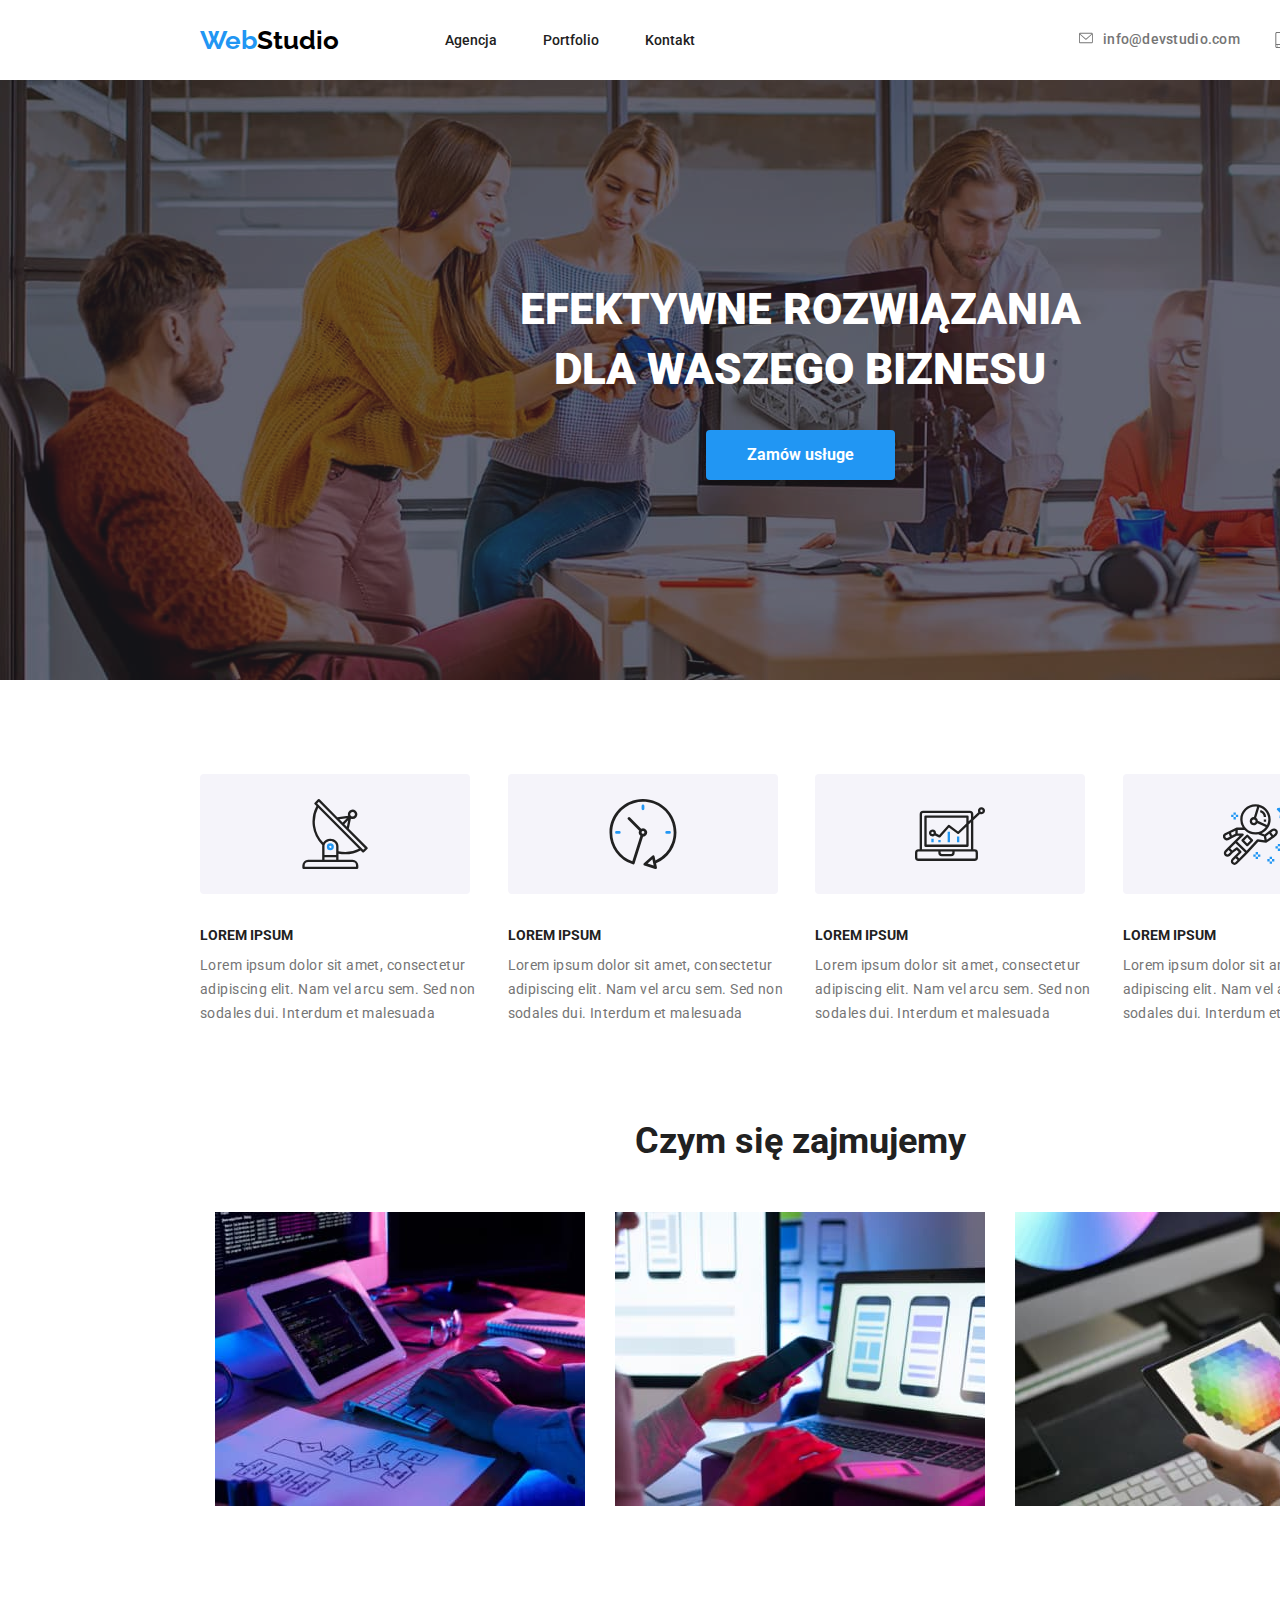
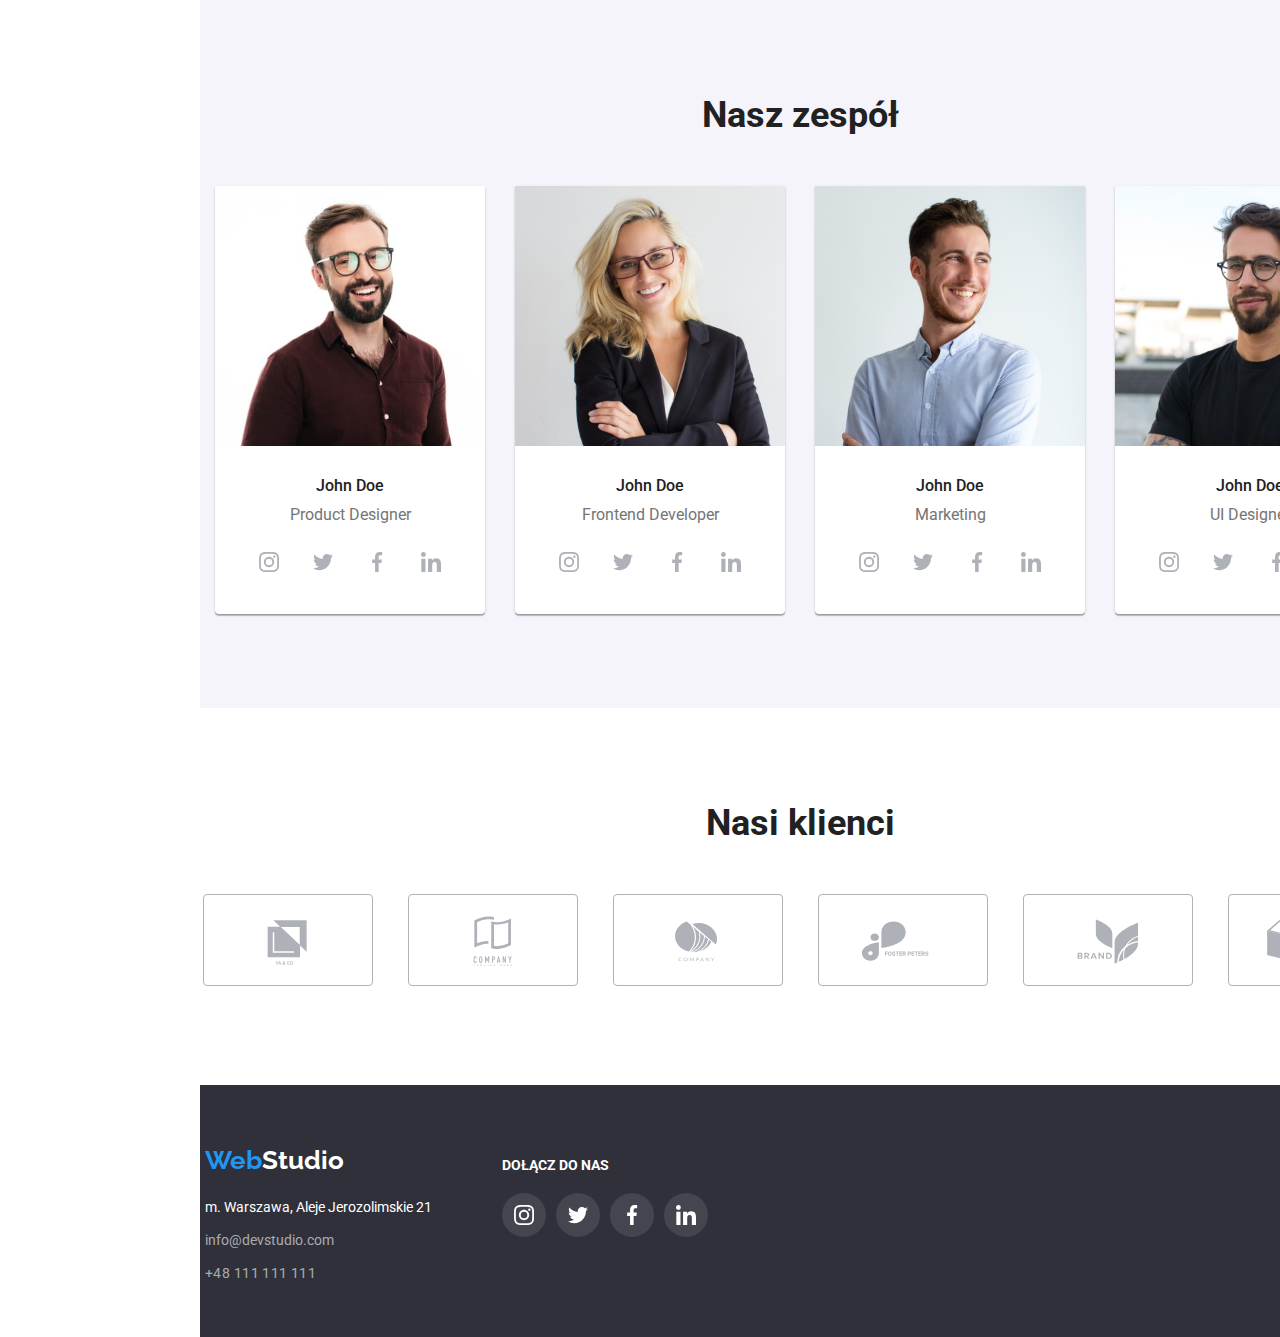
<file: index.html>
<!DOCTYPE html>
<html lang="pl">
  <head>
    <meta charset="UTF-8" />
    <meta http-equiv="X-UA-Compatible" content="IE=edge" />
    <meta name="viewport" content="width=device-width, initial-scale=1.0" />
    <title>Studio</title>
    <link rel="preconnect" href="https://fonts.googleapis.com" />
    <link rel="preconnect" href="https://fonts.gstatic.com" crossorigin />
    <link
      href="https://fonts.googleapis.com/css2?family=Raleway:wght@700&family=Roboto:wght@400;500;700;900&display=swap"
      rel="stylesheet"
    />
    <link rel="stylesheet" href="./css/modern-normalize.min.css" />
    <link rel="stylesheet" href="./css/styles.css" />
  </head>
  <body>
    <header class="head-container">
      <div class="mainpagefont"><span class="sitename">Web</span>Studio</div>
      <nav>
        <ul class="site-nav">
          <li>
            <a class="link" href="./index.html">Agencja</a>
          </li>
          <li>
            <a class="link" href="./portfolio.html" target="_blank"
              >Portfolio</a
            >
          </li>
          <li><a class="link" href="/">Kontakt</a></li>
        </ul>
      </nav>
      <ul class="contacts no-points">
        <li class="header-contact-item">
          <a class="email-link" href="mailto:info@devstudio.com"
          ><svg class="envelope-icon" wight="16px" height="12px">
          <use href="./images/icons.svg#icon-envelope"></use>
          </svg> info@devstudio.com</a>
      </li>
        <li class="header-contact-item">
          <a class="phonenumber" href="tel:+48111111111">
          <svg class="phone-icon" wight="10px" height="16px">
          <use href="./images/icons.svg#icon-smartphone"></use>
        </svg> +48111111111</a>
      </li>
      </ul>
    </header>
    <main>
      <section class="sitetitle">
        <div class="sitetitle-shade"><h1 class="title">
          EFEKTYWNE ROZWIĄZANIA <br />
          DLA WASZEGO BIZNESU
        </h1>
        <button class="button-main" type="button">Zamów usługe</button></div>
      </section>
      <ul class="no-points articles">
        <li>
          <svg class="article-box" widht="70px" height="70px">
            <use href="./images/icons.svg#icon-antenna-1"></use>
          </svg>
          <h3 class="article-title">LOREM IPSUM</h3>
          <p class="article-text">
            Lorem ipsum dolor sit amet, consectetur adipiscing elit. Nam vel
            arcu sem. Sed non sodales dui. Interdum et malesuada
          </p>
        </li>
        <li>
          <svg class="article-box" widht="70px" height="70px">
            <use href="./images/icons.svg#icon-clock-1"></use>
          </svg>
          <h3 class="article-title">LOREM IPSUM</h3>
          <p class="article-text">
            Lorem ipsum dolor sit amet, consectetur adipiscing elit. Nam vel
            arcu sem. Sed non sodales dui. Interdum et malesuada
          </p>
        </li>
        <li>
          <svg class="article-box" widht="70px" height="70px">
            <use href="./images/icons.svg#icon-diagram-1"></use>
          </svg>
          <h3 class="article-title">LOREM IPSUM</h3>
          <p class="article-text">
            Lorem ipsum dolor sit amet, consectetur adipiscing elit. Nam vel
            arcu sem. Sed non sodales dui. Interdum et malesuada
          </p>
        </li>
        <li>
          <svg class="article-box" widht="70px" height="70px">
            <use href="./images/icons.svg#icon-astronaut-1"></use>
          </svg>
          <h3 class="article-title">LOREM IPSUM</h3>
          <p class="article-text">
            Lorem ipsum dolor sit amet, consectetur adipiscing elit. Nam vel
            arcu sem. Sed non sodales dui. Interdum et malesuada
          </p>
        </li>
      </ul>
      <div>
        <section class="section">
          <h2 class="subtitle">Czym się zajmujemy</h2>
          <ul class="no-points imgwhatwedo">
            <li>
              <img
                src="./images/img1.jpg"
                alt="Hands on keyboard coding in front of monitor"
                width="370"
                height="294"
              />
            </li>
            <li>
              <img
                src="./images/img2.jpg"
                alt="Phone holding on hand in front of computer"
                width="370"
                height="294"
              />
            </li>
            <li>
              <img
                src="./images/img3.jpg"
                alt="Checking colors on tablet"
                width="370"
                height="294"
              />
            </li>
          </ul>
        </section>
      </div>
      <div class="section team">
        <section>
          <h2 class="subtitle ourteam">Nasz zespół</h2>
          <ul class="no-points teammembers">
            <li><figure class="team-part">
                <img
              
                src="./images/teammember1.jpg"
                alt="Man in brown shirt is smiling"
                width="270"
                height="260"
              />
              <ficaption>
              <p class="team-member">John Doe</p>
              <p class="team-position">Product Designer</p>
              <div class="socials-box">
                    <div class="social-icons">
                      <svg class="socialmedia" width="20px" height="20px">
                      <use href="./images/icons.svg#icon-instagram-2"></use>
                    </svg></div>
                    <div class="social-icons">
                    <svg class="socialmedia" width="20px" height="20px">
                      <use href="./images/icons.svg#icon-twitter-1"></use>
                    </svg></div>
                    <div class="social-icons">
                    <svg class="socialmedia"width="20px" height="20px">
                      <use href="./images/icons.svg#icon-facebook-1"></use>
                    </svg></div>
                    <div class="social-icons">
                      <svg class="socialmedia"width="20px" height="20px">
                      <use href="./images/icons.svg#icon-linkedin-1"></use>
                    </svg></div>
                  </div>
              </figcaption>
              </figure>
            </li>
            <li>
              <figure class="team-part">
                <img
                  src="./images/teammember2.jpg"
                  alt="Blond women with glasses is smiling"
                  width="270"
                  height="260"
                />
                <figcaption>
                  <p class="team-member">John Doe</p>
                  <p class="team-position">Frontend Developer</p>
                 <div class="socials-box">
                    <div class="social-icons">
                      <svg class="socialmedia" width="20px" height="20px">
                      <use href="./images/icons.svg#icon-instagram-2"></use>
                    </svg></div>
                    <div class="social-icons">
                    <svg class="socialmedia" width="20px" height="20px">
                      <use href="./images/icons.svg#icon-twitter-1"></use>
                    </svg></div>
                    <div class="social-icons">
                    <svg class="socialmedia" width="20px" height="20px">
                      <use href="./images/icons.svg#icon-facebook-1"></use>
                    </svg></div>
                    <div class="social-icons">
                      <svg class="socialmedia"width="20px" height="20px">
                      <use href="./images/icons.svg#icon-linkedin-1"></use>
                    </svg></div>
                  </div>
                </figcaption>
              </figure>
            </li>
            <li>
              <figure class="team-part">
                <img
                  src="./images/teammember3.jpg"
                  alt="Man in blue shirt is smiling"
                  width="270"
                  height="260"
                />
                <figcaption>
                  <p class="team-member">John Doe</p>
                  <p class="team-position">Marketing</p>
                  <div class="socials-box">
                    <div class="social-icons">
                      <svg class="socialmedia" width="20px" height="20px">
                      <use href="./images/icons.svg#icon-instagram-2"></use>
                    </svg></div>
                    <div class="social-icons">
                    <svg class="socialmedia" width="20px" height="20px">
                      <use href="./images/icons.svg#icon-twitter-1"></use>
                    </svg></div>
                    <div class="social-icons">
                    <svg class="socialmedia"width="20px" height="20px">
                      <use href="./images/icons.svg#icon-facebook-1"></use>
                    </svg></div>
                    <div class="social-icons">
                      <svg class="socialmedia"width="20px" height="20px">
                      <use href="./images/icons.svg#icon-linkedin-1"></use>
                    </svg></div>
                  </div>
                </figcaption>
              </figure>
            </li>
            <li>
              <figure class="team-part">
                <img
                  src="./images/teammember4.jpg"
                  alt="Man in blach T-shirt is smiling"
                  width="270"
                  height="260"
                />
                <figcaption>
                  <p class="team-member">John Doe</p>
                  <p class="team-position">UI Designer</p>
                  <div class="socials-box">
                    <div class="social-icons">
                      <svg class="socialmedia" width="20px" height="20px">
                      <use href="./images/icons.svg#icon-instagram-2"></use>
                    </svg></div>
                    <div class="social-icons">
                    <svg class="socialmedia" width="20px" height="20px">
                      <use href="./images/icons.svg#icon-twitter-1"></use>
                    </svg></div>
                    <div class="social-icons">
                    <svg class="socialmedia"width="20px" height="20px">
                      <use href="./images/icons.svg#icon-facebook-1"></use>
                    </svg></div>
                    <div class="social-icons">
                      <svg class="socialmedia"width="20px" height="20px">
                      <use href="./images/icons.svg#icon-linkedin-1"></use>
                    </svg></div>
                  </div>
                </figcaption>
              </figure>
            </li>
          </ul>
        </section>
      </div>
      <div>
        <section class="section">
          <h2 class="subtitle">Nasi klienci</h2>
          <ul class="no-points clients-box">
            <li>
              <svg class="client" width="106px" height="60.04px">
                <use href="./images/icons.svg#icon-Logo-1"></use>
              </svg>
            </li>
            <li>
              <svg class="client" width="106px" height="60.04px">
                <use href="./images/icons.svg#icon-Logo"></use>
              </svg>
            </li>
            <li>
              <svg class="client" width="106px" height="60px">
                <use href="./images/icons.svg#icon-Logo-2"></use>
              </svg>
            </li>
            <li>
              <svg class="client" width="106px" height="60px">
                <use href="./images/icons.svg#icon-Logo-3"></use>
              </svg>
            </li>
            <li>
              <svg class="client" width="106px" height="60px">
                <use href="./images/icons.svg#icon-Logo-4"></use>
              </svg>
            </li>
            <li>
              <svg class="client" width="106px" height="60px">
                <use href="./images/icons.svg#icon-Logo-5"></use>
              </svg>
            </li>
          </ul>
        </section>
      </div>
    </main>
    <footer class="foot-container">
      <div class="footer-blocks">
        <div class="footer-first-block">
          <div class="footermainpagefont"><span class="sitename">Web</span>Studio</div>
      <address class="company-address"> m. Warszawa, Aleje Jerozolimskie 21
      </address>
      <a class="footer-email-link" href="mailto:info@devstudio.com"
        >info@devstudio.com</a>
      <a class="footer-phonenumber" href="tel:+48111111111">+48 111 111 111</a>
    </div>
  <div class="footer-second-block">
    <p class="footer-join-us">Dołącz do nas</p>
              <div class="footer-socials-box">
                    <div class="footer-social-icons">
                      <svg class="footer-socialmedia" width="20px" height="20px">
                      <use href="./images/icons.svg#icon-instagram-2"></use>
                    </svg></div>
                    <div class="footer-social-icons">
                    <svg class="footer-socialmedia" width="20px" height="20px">
                      <use href="./images/icons.svg#icon-twitter-1"></use>
                    </svg></div>
                    <div class="footer-social-icons">
                    <svg class="footer-socialmedia"width="20px" height="20px">
                      <use href="./images/icons.svg#icon-facebook-1"></use>
                    </svg></div>
                    <div class="footer-social-icons">
                      <svg class="footer-socialmedia"width="20px" height="20px">
                      <use href="./images/icons.svg#icon-linkedin-1"></use>
                    </svg></div>
                  </div>
  </div>
</div>
</footer>
  </body>
</html>
</file>
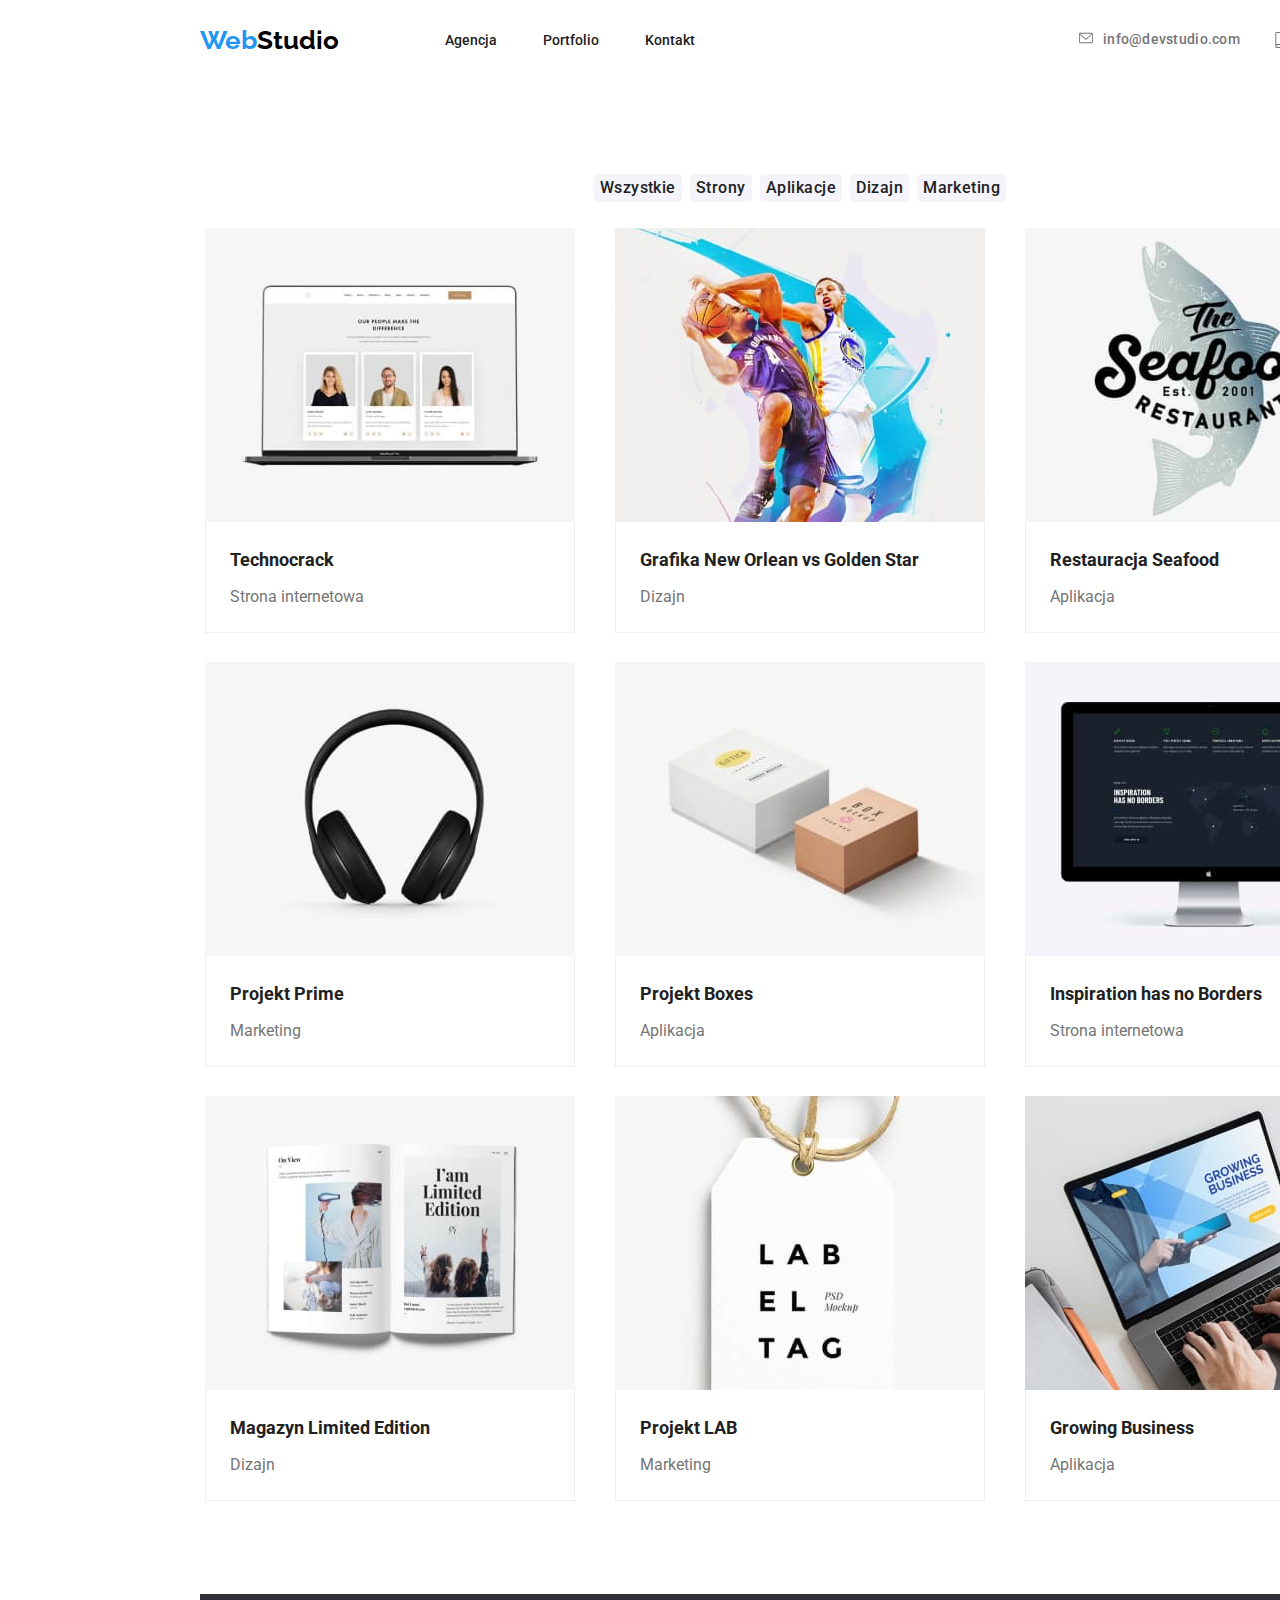
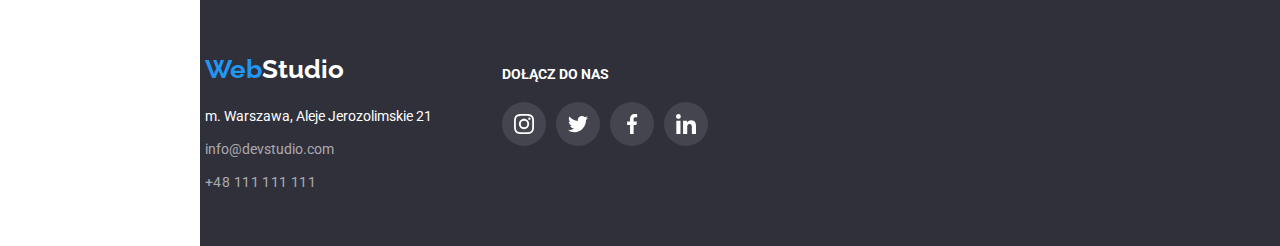
<file: portfolio.html>
<!DOCTYPE html>
<html lang="pl">
  <head>
    <meta charset="UTF-8" />
    <meta http-equiv="X-UA-Compatible" content="IE=edge" />
    <meta name="viewport" content="width=device-width, initial-scale=1.0" />
    <title>Portfolio</title>
    <link rel="preconnect" href="https://fonts.googleapis.com" />
    <link rel="preconnect" href="https://fonts.gstatic.com" crossorigin />
    <link
      href="https://fonts.googleapis.com/css2?family=Raleway:wght@700&family=Roboto:wght@400;500;700;900&display=swap"
      rel="stylesheet"
    />
    <link rel="stylesheet" href="./css/modern-normalize.min.css" />
    <link rel="stylesheet" href="./css/styles.css" />
  </head>
  <body>
    <header class="head-container">
      <div class="mainpagefont"><span class="sitename">Web</span>Studio</div>
      <nav>
        <ul class="site-nav">
          <li>
            <a class="link" href="./index.html">Agencja</a>
          </li>
          <li>
            <a class="link" href="./portfolio.html" target="_blank"
              >Portfolio</a
            >
          </li>
          <li><a class="link" href="/">Kontakt</a></li>
        </ul>
      </nav>
      <ul class="contacts no-points">
        <li class="header-contact-item">
          <a class="email-link" href="mailto:info@devstudio.com"
            ><svg class="envelope-icon" wight="16px" height="12px">
              <use href="./images/icons.svg#icon-envelope"></use>
            </svg>
            info@devstudio.com</a
          >
        </li>
        <li class="header-contact-item">
          <a class="phonenumber" href="tel:+48111111111">
            <svg class="phone-icon" wight="10px" height="16px">
              <use href="./images/icons.svg#icon-smartphone"></use>
            </svg>
            +48111111111</a
          >
        </li>
      </ul>
    </header>
    <main>
      <div class="container section">
        <ul class="buttons no-points">
          <li>
            <button class="portfolio-button" type="button">Wszystkie</button>
          </li>
          <li>
            <button class="portfolio-button" type="button">Strony</button>
          </li>
          <li>
            <button class="portfolio-button" type="button">Aplikacje</button>
          </li>
          <li>
            <button class="portfolio-button" type="button">Dizajn</button>
          </li>
          <li>
            <button class="portfolio-button" type="button">Marketing</button>
          </li>
        </ul>

        <div>
          <ul class="no-points all-projects">
            <li>
              <figure class="project">
                <img
                  src="./images/portfolioimg1.jpg"
                  alt="Laptop opened with website project"
                  width="370"
                  height="294"
                />
                <figcaption class="undersign">
                  <p class="portfolio-subtitle">Technocrack</p>
                  <p class="portfolio-link">Strona internetowa</p>
                </figcaption>
              </figure>
            </li>
            <li>
              <figure class="project">
                <img
                  src="./images/portfolioimg2.jpg"
                  alt="Two basketball players are playing the game"
                  width="370"
                  height="294"
                />
                <figcaption class="undersign">
                  <p class="portfolio-subtitle">
                    Grafika New Orlean vs Golden Star
                  </p>
                  <p class="portfolio-link">Dizajn</p>
                </figcaption>
              </figure>
            </li>
            <li>
              <figure class="project">
                <img
                  src="./images/portfolioimg3.jpg"
                  alt="Logo of Seafood Restaurant with fish in background"
                  width="370"
                  height="294"
                />
                <figcaption class="undersign">
                  <p class="portfolio-subtitle">Restauracja Seafood</p>
                  <p class="portfolio-link">Aplikacja</p>
                </figcaption>
              </figure>
            </li>
            <li>
              <figure class="project">
                <img
                  src="./images/portfolioimg4.jpg"
                  alt="Black headphones"
                  width="370"
                  height="294"
                />
                <figcaption class="undersign">
                  <p class="portfolio-subtitle">Projekt Prime</p>
                  <p class="portfolio-link">Marketing</p>
                </figcaption>
              </figure>
            </li>
            <li>
              <figure class="project">
                <img
                  src="./images/portfolioimg5.jpg"
                  alt="One white package and one brown package"
                  width="370"
                  height="294"
                />
                <figcaption class="undersign">
                  <p class="portfolio-subtitle">Projekt Boxes</p>
                  <p class="portfolio-link">Aplikacja</p>
                </figcaption>
              </figure>
            </li>
            <li>
              <figure class="project">
                <img
                  src="./images/portfolioimg6.jpg"
                  alt="Project of website displayed on monitor"
                  width="370"
                  height="294"
                />
                <figcaption class="undersign">
                  <p class="portfolio-subtitle">Inspiration has no Borders</p>
                  <p class="portfolio-link">Strona internetowa</p>
                </figcaption>
              </figure>
            </li>
            <li>
              <figure class="project">
                <img
                  src="./images/portfolioimg7.jpg"
                  alt="Open book with project"
                  width="370"
                  height="294"
                />
                <figcaption class="undersign">
                  <p class="portfolio-subtitle">Magazyn Limited Edition</p>
                  <p class="portfolio-link">Dizajn</p>
                </figcaption>
              </figure>
            </li>
            <li>
              <figure class="project">
                <img
                  src="./images/portfolioimg8.jpg"
                  alt="Hanger with name of project"
                  width="370"
                  height="294"
                />
                <figcaption class="undersign">
                  <p class="portfolio-subtitle">Projekt LAB</p>
                  <p class="portfolio-link">Marketing</p>
                </figcaption>
              </figure>
            </li>
            <li>
              <figure class="project">
                <img
                  src="./images/portfolioimg9.jpg"
                  alt="Someone hands typing on laptop"
                  width="370"
                  height="294"
                />
                <figcaption class="undersign">
                  <p class="portfolio-subtitle">Growing Business</p>
                  <p class="portfolio-link">Aplikacja</p>
                </figcaption>
              </figure>
            </li>
          </ul>
        </div>
      </div>
    </main>
    <footer class="foot-container">
      <div class="footer-blocks">
        <div class="footer-first-block">
          <div class="footermainpagefont">
            <span class="sitename">Web</span>Studio
          </div>
          <address class="company-address">
            m. Warszawa, Aleje Jerozolimskie 21
          </address>
          <a class="footer-email-link" href="mailto:info@devstudio.com"
            >info@devstudio.com</a
          >
          <a class="footer-phonenumber" href="tel:+48111111111"
            >+48 111 111 111</a
          >
        </div>
        <div class="footer-second-block">
          <p class="footer-join-us">Dołącz do nas</p>
          <div class="footer-socials-box">
            <div class="footer-social-icons">
              <svg class="footer-socialmedia" width="20px" height="20px">
                <use href="./images/icons.svg#icon-instagram-2"></use>
              </svg>
            </div>
            <div class="footer-social-icons">
              <svg class="footer-socialmedia" width="20px" height="20px">
                <use href="./images/icons.svg#icon-twitter-1"></use>
              </svg>
            </div>
            <div class="footer-social-icons">
              <svg class="footer-socialmedia" width="20px" height="20px">
                <use href="./images/icons.svg#icon-facebook-1"></use>
              </svg>
            </div>
            <div class="footer-social-icons">
              <svg class="footer-socialmedia" width="20px" height="20px">
                <use href="./images/icons.svg#icon-linkedin-1"></use>
              </svg>
            </div>
          </div>
        </div>
      </div>
    </footer>
  </body>
</html>
</file>
<file: css/styles.css>
*,
*::before,
*::after {
  box-sizing: border-box;
}
:root {
  --brand-color: #2196f3;
  --almost-black: #212121;
  --total-black: #000000;
  --total-white: #ffffff;
  --light-grey: #757575;
  --dark-grey: #2f303a;
  --almost-white: #f5f4fa;
  --middle-grey: rgba(255, 255, 255, 0.6);
  --almost-grey: #ececec;
  --for-border: #eeeeee;
  --icon-border: #afb1b8;
  --footer-icon: rgba(255, 255, 255, 0.1);
  --shade: rgba(47, 48, 58, 0.4);
}
body {
  width: 1600px;
  font-family: "Roboto", "Raleway", sans-serif;
  font-style: normal;
  color: var(--almost-black);
}

.section {
  padding-top: 94px;
  padding-bottom: 94px;
}
header {
  width: 1600px;
}
.head-container {
  display: flex;
  width: 1200px;
  height: 80px;
  margin: 0 auto;
  justify-content: space-between;
  flex-direction: row;
  align-items: center;
}
/*header*/
.mainpagefont {
  display: flex;
  margin: 0;
  padding: 0;
  font-family: "Raleway";
  font-weight: 700;
  font-size: 26px;
  line-height: 1.19;
  color: var(--total-black);
  background-color: var(--total-white);
}
.sitename {
  color: var(--brand-color);
}
.link {
  text-decoration: none;
}
.site-nav {
  display: flex;
  justify-content: space-around;
  list-style-type: none;
  gap: 46px;
  margin-left: 93px;
  margin-right: 371px;
  padding-left: 0;
}
.site-nav .link {
  font-weight: 500;
  font-size: 14px;
  line-height: 1.14;
  color: var(--almost-black);
}
.site-nav .link:hover,
.site-nav .link:focus,
.site-nav .link:active {
  color: var(--brand-color);
}
.contacts {
  display: flex;
  padding: 0;
  margin: 0;
  justify-content: space-around;
  align-items: center;
  gap: 30px;
}
/*moje stare  width: 321px;
  height: 16px;
  margin-left: 0;
  padding-left: 0;

.contacts > .header-contact-item {
  width: 161px;
  height: 16px;
  justify-content: space-around;
  margin: 0;
  padding: 0;
  gap: 30px;
}*/
.envelope-icon {
  margin-right: 10px;
  fill: currentColor;
}
.envelope-icon:hover,
.envelope-icon:focus {
  color: var(--brand-color);
  cursor: pointer;
}
.email-link {
  display: flex;
  text-decoration: none;
  font-weight: 500;
  font-size: 14px;
  line-height: 1.14;
  color: var(--light-grey);
  letter-spacing: 0.02em;
  width: 161px;
  height: 16px;
}
.email-link:hover,
.email-link:focus {
  color: var(--brand-color);
  cursor: pointer;
}
.phonenumber {
  display: flex;
  flex-wrap: nowrap;
  text-decoration: none;
  font-weight: 500;
  font-size: 14px;
  line-height: 1.14;
  color: var(--light-grey);
  letter-spacing: 0.02em;
  width: 130px;
  height: 16px;
}
.phone-icon {
  margin-right: 10px;
  fill: currentColor;
}
.phonenumber:hover,
.phonenumber:focus,
.phonenumber:active {
  color: var(--brand-color);
  cursor: pointer;
}
.phone-icon:hover,
.phone-icon:focus {
  color: var(--brand-color);
  cursor: pointer;
}
/*main*/

.sitetitle {
  background-color: var(--dark-grey);
  display: flex;
  flex-direction: column;
  align-items: center;
  padding-bottom: 200px;

  background-image: url(../images/studio.jpg);
  background-position: center;
  background-size: cover;
  height: 600px;
}
.sitetitle-shade {
  width: 100%;

  background-color: var(--shade);
  display: flex;
  flex-direction: column;
  align-items: center;
  padding-bottom: 200px;

  height: 600px;
}
.title {
  margin: auto;
  padding: 200px 452px 30px 452px;
  font-weight: 900;
  font-size: 44px;
  text-align: center;
  line-height: 1.36;
  color: var(--total-white);
}

.button-main {
  align-items: center;
  margin: auto;
  padding: 10px 41px 10px 41px;
  background-color: var(--brand-color);
  border: var(--brand-color);
  border-radius: 4px;
  box-shadow: 0px 4px 4px rgba(0, 0, 0, 0.15);
  color: var(--total-white);
  cursor: pointer;
  font-weight: 700;
  font-size: 16px;
  line-height: 1.88;
}

.no-points {
  list-style-type: none;
}
.articles {
  display: flex;
  width: 1200px;
  margin: 0 auto;
  padding-top: 94px;
  padding-left: 0;
  gap: 30px;
}
.article-box {
  max-width: 270px;
  height: 120px;
  padding: 25px 100px;
  margin-bottom: 30px;
  border-radius: 4px;
  background-color: var(--almost-white);

  background-repeat: no-repeat;
  background-size: contain;
}
.article-title {
  margin: 0;
  padding-bottom: 10px;
  font-weight: 700;
  font-size: 14px;
  line-height: 1.14;
  text-transform: uppercase;
  color: var(--almost-black);
}
.article-text {
  margin: 0;
  font-size: 14px;
  line-height: 1.71;
  letter-spacing: 0.03em;
  color: var(--light-grey);
}

.imgwhatwedo {
  display: flex;
  margin: 0 auto;
  width: 1200px;
  justify-content: center;
  gap: 30px;
  padding-left: 0;
}
.subtitle {
  font-weight: 700;
  font-size: 36px;
  line-height: 1.17;
  text-align: center;
  color: var(--almost-black);
  padding-bottom: 50px;
  margin: 0;
}
.team {
  background-color: var(--almost-white);
  width: 1200px;
  margin: 0 auto;
}
.ourteam {
  margin: 0;
  padding-bottom: 50px;
}

.teammembers {
  display: flex;
  margin: 0 auto;
  width: 1200px;
  justify-content: center;
  gap: 30px;
  padding-left: 0;
}
.team .team-part {
  background-color: var(--total-white);
  margin: 0 auto;
  width: 270px;
  height: 428px;
  box-shadow: 0px 1px 3px rgba(0, 0, 0, 0.12), 0px 1px 1px rgba(0, 0, 0, 0.14),
    0px 2px 1px rgba(0, 0, 0, 0.2);
  border-radius: 0px 0px 4px 4px;
}
.team-member {
  font-weight: 500;
  font-size: 16px;
  line-height: 1.19;
  color: var(--almost-black);
  margin: 0 auto;
  padding-top: 30px;
  padding-bottom: 10px;
  text-align: center;
}
.team-position {
  font-size: 16px;
  line-height: 1.19;
  color: var(--light-grey);
  text-align: center;
  margin: 0 auto;
  padding-bottom: 16px;
}
.socials-box {
  display: flex;
  margin: auto;
  margin-bottom: 18px;
  padding-bottom: 0;
  max-width: 206px;
  max-height: 56px;
  justify-content: space-around;
  gap: 10px;
}
.social-icons {
  width: 44px;
  height: 44px;
  border-radius: 50%;
}
.socialmedia {
  margin: 12px;
  fill: var(--icon-border);
}
.social-icons:hover,
.social-icons:focus {
  background-color: var(--brand-color);
  cursor: pointer;
}
.social-icons:hover > .socialmedia,
.social-icons:focus > .socialmedia {
  fill: var(--total-white);
}

.clients-box {
  display: flex;
  margin: 0 auto;
  width: 1200px;
  justify-content: space-around;
  gap: 30px;
  padding-left: 0;
  border-radius: 4px;
  background-repeat: no-repeat;
  background-size: contain;
}
.client {
  width: 170px;
  height: 92px;
  padding: 18px 32px 14px 32px;
  justify-content: center;
  fill: var(--icon-border);
  border: 1px solid var(--icon-border);
  border-radius: 4px;
}
.client:hover,
.client:focus {
  fill: var(--brand-color);
  border: 1px solid var(--brand-color);
  border-radius: 4px;
  cursor: pointer;
}
/*portfolio*/
.container {
  max-width: 1200px;

  margin: 0 auto;
  padding: 0;
  padding-top: 94px;
  padding-bottom: 94px;
}
.buttons {
  display: flex;
  width: 572px;
  height: 54px;
  gap: 8px;
  justify-content: center;
  align-items: flex-start;
  margin: 0 auto;
  padding-left: 0;
  padding-top: 0;
  padding-bottom: 34px;
}

.portfolio-button {
  align-items: center;
  margin: auto;
  background-color: var(--almost-white);
  border: var(--brand-color);
  border-radius: 4px;
  color: var(--almost-black);
  cursor: pointer;
  font-weight: 500;
  font-size: 16px;
  line-height: 1.62;
  text-align: center;
  letter-spacing: 0.03em;
}
.portfolio-button:hover,
.portfolio-button:focus,
.portfolio-button:active {
  color: var(--total-white);
  background-color: var(--brand-color);
  box-shadow: 0px 3px 1px rgba(0, 0, 0, 0.1), 0px 1px 2px rgba(0, 0, 0, 0.08),
    0px 2px 2px rgba(0, 0, 0, 0.12);
}

.all-projects {
  display: flex;
  max-width: 100%;
  flex-wrap: wrap;
  gap: 30px;
  margin: 0 auto;
  padding: 0;
  justify-content: space-around;
  align-content: space-around;
}
.project {
  display: block;
  margin: 0 auto;
}
.project:hover,
.project:focus {
  box-shadow: 0px 1px 1px rgba(0, 0, 0, 0.12), 0px 4px 4px rgba(0, 0, 0, 0.06),
    1px 4px 6px rgba(0, 0, 0, 0.16);
  cursor: pointer;
}
.all-projects .project {
  background-color: var(--total-white);
  width: 370px;
  height: 404px;
}

.undersign {
  border: 1px solid var(--for-border);
  border-top: none;
}
.portfolio-subtitle {
  font-weight: 700;
  font-size: 18px;
  line-height: 2;
  color: var(--almost-black);
  margin: 0;
  padding: 20px 24px 4px 24px;
}
.portfolio-link {
  font-size: 16px;
  line-height: 1.87;
  color: var(--light-grey);
  padding-left: 24px;
  padding-right: 24px;
  padding-bottom: 20px;
  margin: 0;
}

/*footer*/
footer {
  display: block;
  background-color: var(--dark-grey);
  width: 1600px;
  height: 252px;
  padding: 0;
}
.foot-container {
  width: 1200px;
  margin: 0 auto;
  padding-left: 5px;
}
.footer-blocks {
  display: flex;
}
.footer-first-block {
  display: inline-block;
  margin-right: 70px;
}
.footermainpagefont {
  font-family: "Raleway";
  font-weight: 700;
  font-size: 26px;
  line-height: 1.19;
  color: var(--total-white);
  padding-top: 60px;
  padding-bottom: 20px;
  margin-right: 70px;
}
.company-address {
  font-style: normal;
  font-size: 14px;
  line-height: 1.71;
  color: var(--total-white);
  padding-bottom: 9px;
}
.footer-email-link {
  display: block;
  text-decoration: none;
  font-size: 14px;
  line-height: 1.71;
  color: var(--middle-grey);
  padding-bottom: 9px;
}
.footer-phonenumber {
  display: block;
  text-decoration: none;
  font-size: 14px;
  line-height: 1.71;
  letter-spacing: 0.03em;
  color: var(--middle-grey);
}
.footer-email-link:hover,
.footer-email-link:focus,
.footer-email-link:active {
  color: var(--brand-color);
}

.footer-phonenumber:hover,
.footer-phonenumber:focus,
.footer-phonenumber:active {
  color: var(--brand-color);
}
.footer-second-block {
  display: inline-block;
  margin-top: 72px;
  width: 206px;
  height: 80px;
}
.footer-join-us {
  font-size: 14px;
  font-weight: 700;
  line-height: 1.17;
  text-transform: uppercase;
  color: var(--total-white);
  margin: 0 auto;
  padding-bottom: 20px;
}
.footer-socials-box {
  display: flex;
  margin: auto;
  padding: 0;
  justify-content: space-around;
  gap: 10px;
}
.footer-social-icons {
  width: 44px;
  height: 44px;
  background-color: var(--footer-icon);
  border-radius: 50%;
}
.footer-socialmedia {
  margin: 12px;
  fill: var(--total-white);
}
.footer-social-icons:hover,
.footer-social-icons:focus {
  background-color: var(--brand-color);
  cursor: pointer;
}
.footer-social-icons:hover > .footer-socialmedia,
.footer-social-icons:focus > .footer-socialmedia {
  fill: var(--total-white);
}
</file>
